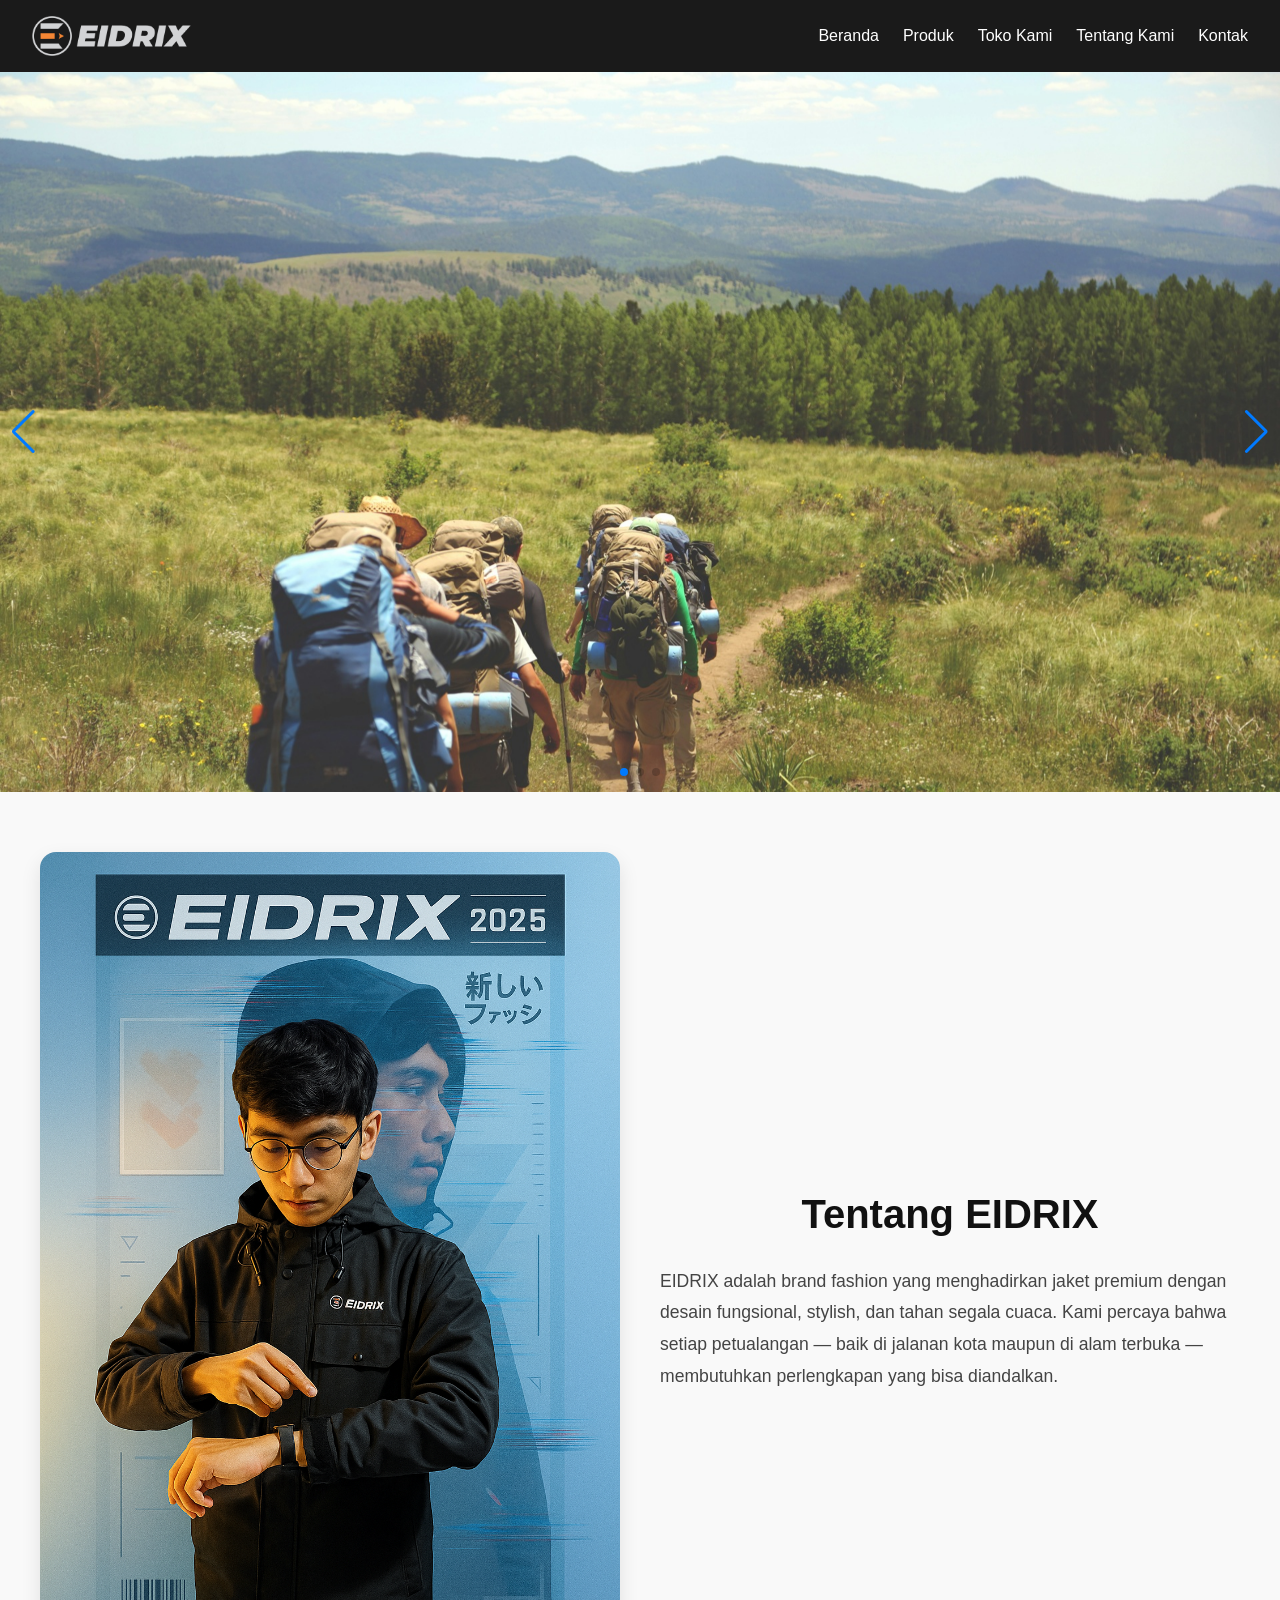
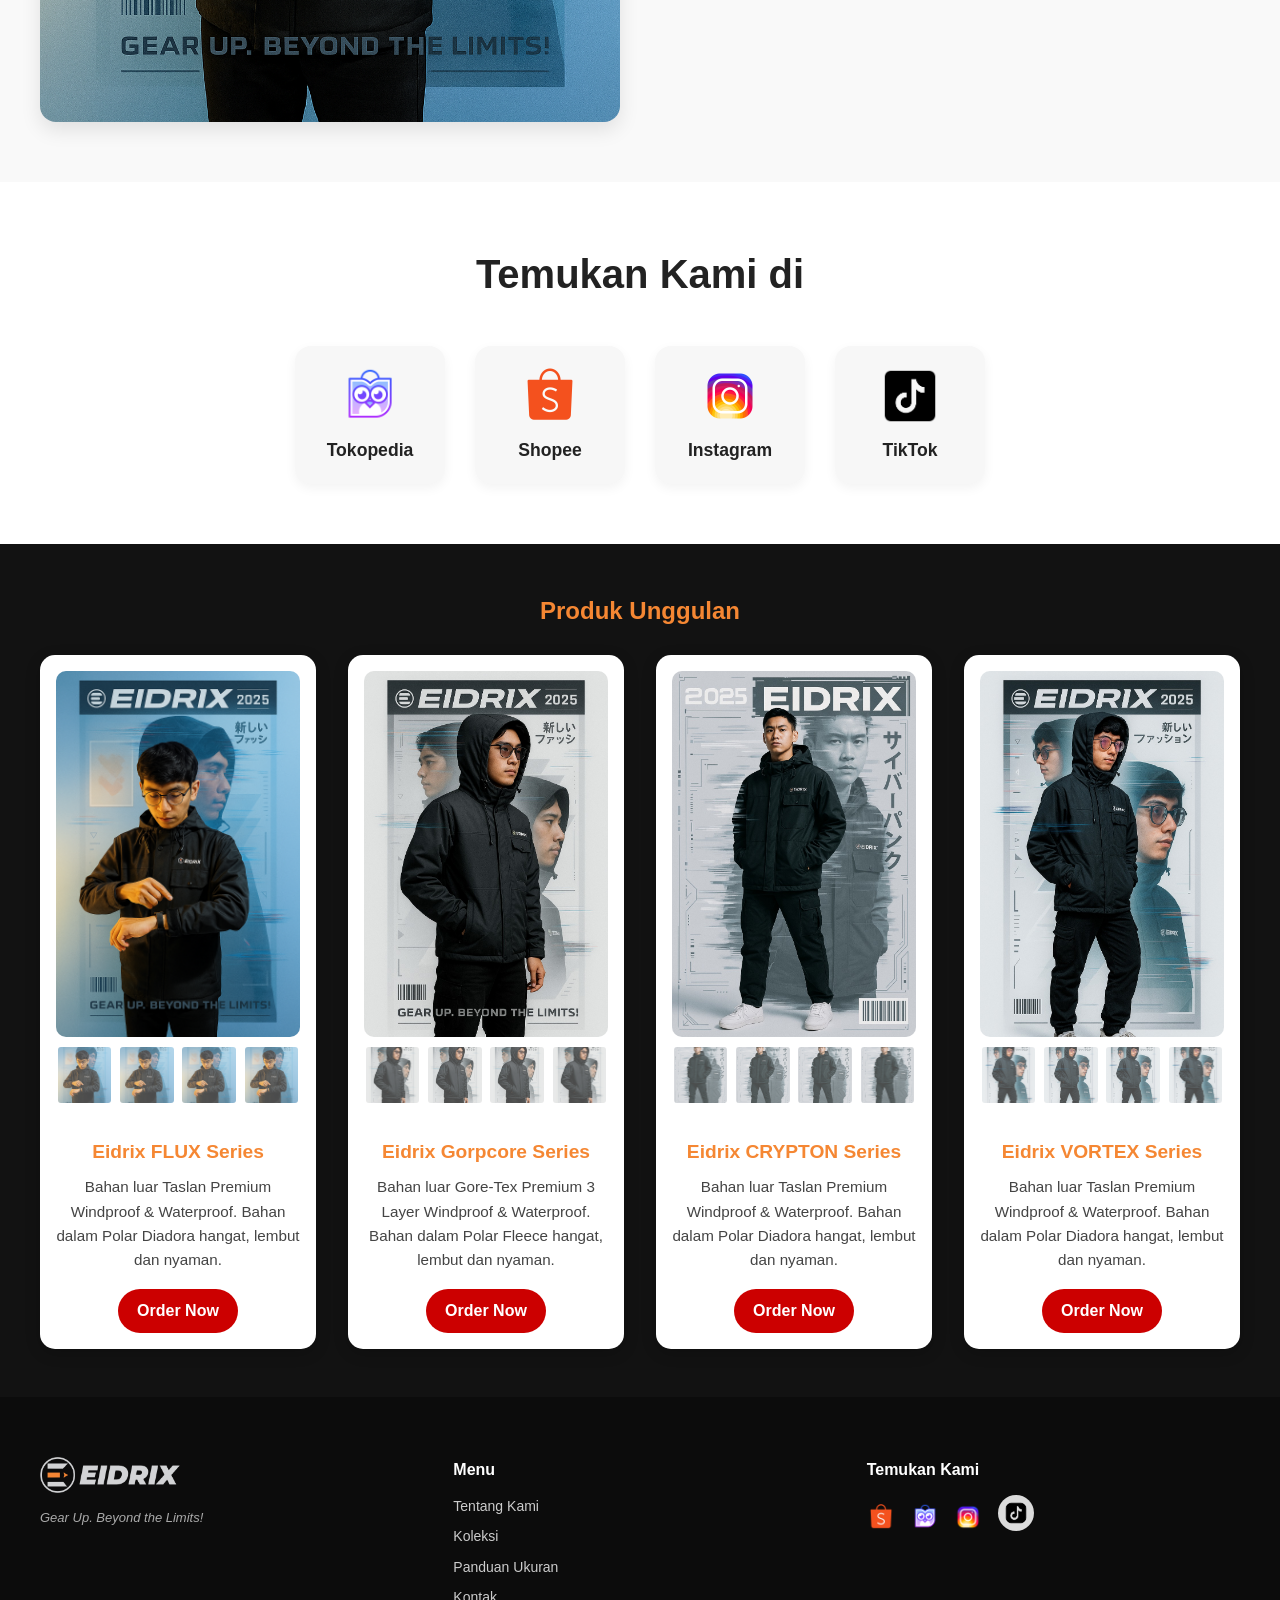
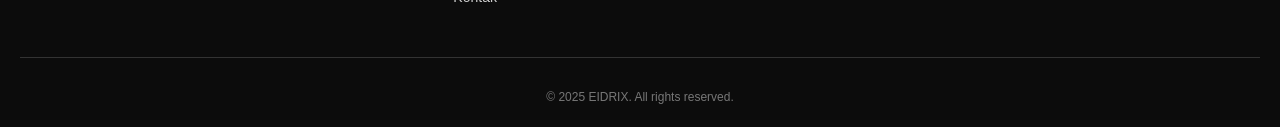
<file: index.html>
<!DOCTYPE html>
<html lang="id">
  <head>
    <meta charset="UTF-8" />
    <meta name="viewport" content="width=device-width, initial-scale=1.0" />
    <meta http-equiv="X-UA-Compatible" content="IE=edge" />
    <meta
      name="description"
      content="Jaket EIDRIX - Gear Up. Beyond the Limits! Jaket outdoor premium berbahan Taslan dan Polar, cocok untuk riding, aktivitas luar ruangan, dan gaya kasual sehari-hari."
    />
    <meta
      name="keywords"
      content="Jaket EIDRIX, Jaket Outdoor, Jaket Riding, Jaket Waterproof, Jaket Windproof, Jaket Pria, Jaket Wanita"
    />
    <meta name="author" content="EIDRIX" />

    <!-- Fav Icons -->
    <link rel="icon" type="image/x-icon" href="images/favicons.png" />

    <title>EIDRIX | Gear Up. Beyond the Limits!</title>

    <!-- Link ke file CSS eksternal -->
    <link rel="stylesheet" href="style.css" />

    <!-- Link ke library untuk efek (misalnya SwiperJS untuk carousel) -->
    <link
      rel="stylesheet"
      href="https://cdn.jsdelivr.net/npm/swiper@10/swiper-bundle.min.css"
    />
  </head>
  <body>
    <!-- Header / Navigasi utama -->
    <header>
      <nav class="navbar">
        <div class="logo">
          <img src="images/logo.png" alt="Logo EIDRIX" />
        </div>
        <button class="hamburger" id="hamburger-btn" aria-label="Toggle menu">
          ☰
        </button>
        <ul class="nav-links">
          <li><a href="#">Beranda</a></li>
          <li><a href="#produk">Produk</a></li>
          <li><a href="#toko">Toko Kami</a></li>
          <li><a href="#tentang">Tentang Kami</a></li>
          <li><a href="#kontak">Kontak</a></li>
        </ul>
      </nav>
    </header>

    <!-- Section Carousel Utama -->
    <section class="hero-carousel">
      <div class="swiper">
        <div class="swiper-wrapper">
          <!-- Ganti gambar sesuai produk -->
          <div class="swiper-slide">
            <img src="images/image1.jpg" alt="Jaket EIDRIX 1" />
          </div>
          <div class="swiper-slide">
            <img src="images/image2.jpg" alt="Jaket EIDRIX 2" />
          </div>
          <div class="swiper-slide">
            <img src="images/image3.jpg" alt="Jaket EIDRIX 3" />
          </div>
        </div>
        <div class="swiper-pagination"></div>
        <div class="swiper-button-prev"></div>
        <div class="swiper-button-next"></div>
      </div>
    </section>

    <!-- Section Tentang Brand -->
    <section id="tentang" class="about-brand">
      <div class="container">
        <div class="about-content">
          <div class="about-image">
            <img src="images/model1.jpg" alt="Model memakai jaket Eidrix" />
          </div>
          <div class="about-text">
            <h2>Tentang EIDRIX</h2>
            <p>
              EIDRIX adalah brand fashion yang menghadirkan jaket premium dengan
              desain fungsional, stylish, dan tahan segala cuaca. Kami percaya
              bahwa setiap petualangan — baik di jalanan kota maupun di alam
              terbuka — membutuhkan perlengkapan yang bisa diandalkan.
            </p>
          </div>
        </div>
      </div>
    </section>

    <!-- Section Link E-Commerce & Sosial Media -->
    <section id="link" class="link-section">
      <div class="container">
        <h2>Temukan Kami di</h2>
        <div class="link-grid">
          <a
            href="https://www.tokopedia.com/eidrix-official"
            target="_blank"
            class="link-card tokopedia"
          >
            <img src="images/tokopedia-icon.png" alt="Tokopedia" />
            <span>Tokopedia</span>
          </a>
          <a
            href="https://shopee.co.id/eidrix.id"
            target="_blank"
            class="link-card shopee"
          >
            <img src="images/shopee-icon.png" alt="Shopee" />
            <span>Shopee</span>
          </a>
          <a
            href="https://instagram.com/eidrixofficial"
            target="_blank"
            class="link-card instagram"
          >
            <img src="images/instagram-icon.png" alt="Instagram" />
            <span>Instagram</span>
          </a>
          <a
            href="https://tiktok.com/@eidrix.id"
            target="_blank"
            class="link-card tiktok"
          >
            <img src="images/tiktok-icon.png" alt="TikTok" />
            <span>TikTok</span>
          </a>
        </div>
      </div>
    </section>

    <!-- Section Produk Unggulan -->
    <section id="produk" class="featured-products">
      <h2>Produk Unggulan</h2>
      <div class="product-grid">
        <!-- Kartu produk -->
        <article class="product-card">
          <span class="badge">HOT</span>
          <div class="product-images">
            <img
              class="main-image"
              src="images/model1.jpg"
              alt="Gambar utama produk"
            />
            <div class="thumbnails">
              <img src="images/model1.jpg" alt="thumb 1" />
              <img src="images/model1.jpg" alt="thumb 2" />
              <img src="images/model1.jpg" alt="thumb 3" />
              <img src="images/model1.jpg" alt="thumb 4" />
            </div>
          </div>
          <h3>Eidrix FLUX Series</h3>
          <p>
            Bahan luar Taslan Premium Windproof & Waterproof. Bahan dalam Polar
            Diadora hangat, lembut dan nyaman.
          </p>
          <a href="#" class="btn order-btn">Order Now</a>
        </article>
        <article class="product-card">
          <span class="badge">HOT</span>
          <div class="product-images">
            <img
              class="main-image"
              src="images/model2.jpg"
              alt="Gambar utama produk"
            />
            <div class="thumbnails">
              <img src="images/model2.jpg" alt="thumb 1" />
              <img src="images/model2.jpg" alt="thumb 2" />
              <img src="images/model2.jpg" alt="thumb 3" />
              <img src="images/model2.jpg" alt="thumb 4" />
            </div>
          </div>
          <h3>Eidrix Gorpcore Series</h3>
          <p>
            Bahan luar Gore-Tex Premium 3 Layer Windproof & Waterproof. Bahan
            dalam Polar Fleece hangat, lembut dan nyaman.
          </p>
          <a href="#" class="btn order-btn">Order Now</a>
        </article>
        <article class="product-card">
          <span class="badge">HOT</span>
          <div class="product-images">
            <img
              class="main-image"
              src="images/model3.jpg"
              alt="Gambar utama produk"
            />
            <div class="thumbnails">
              <img src="images/model3.jpg" alt="thumb 1" />
              <img src="images/model3.jpg" alt="thumb 2" />
              <img src="images/model3.jpg" alt="thumb 3" />
              <img src="images/model3.jpg" alt="thumb 4" />
            </div>
          </div>
          <h3>Eidrix CRYPTON Series</h3>
          <p>
            Bahan luar Taslan Premium Windproof & Waterproof. Bahan dalam Polar
            Diadora hangat, lembut dan nyaman.
          </p>
          <a href="#" class="btn order-btn">Order Now</a>
        </article>
        <article class="product-card">
          <span class="badge">HOT</span>
          <div class="product-images">
            <img
              class="main-image"
              src="images/model4.jpg"
              alt="Gambar utama produk"
            />
            <div class="thumbnails">
              <img src="images/model4.jpg" alt="thumb 1" />
              <img src="images/model4.jpg" alt="thumb 2" />
              <img src="images/model4.jpg" alt="thumb 3" />
              <img src="images/model4.jpg" alt="thumb 4" />
            </div>
          </div>
          <h3>Eidrix VORTEX Series</h3>
          <p>
            Bahan luar Taslan Premium Windproof & Waterproof. Bahan dalam Polar
            Diadora hangat, lembut dan nyaman.
          </p>
          <a href="#" class="btn order-btn">Order Now</a>
        </article>
        <!-- Tambahkan produk berikutnya dengan struktur serupa -->
      </div>
    </section>

    <!-- Section Kontak atau Footer -->
    <footer class="footer">
      <div class="footer-wrapper">
        <div class="footer-brand">
          <img src="images/logo.png" alt="EIDRIX Logo" class="footer-logo" />
          <p class="footer-tagline">Gear Up. Beyond the Limits!</p>
        </div>

        <div class="footer-nav">
          <h4>Menu</h4>
          <ul>
            <li><a href="#">Tentang Kami</a></li>
            <li><a href="#">Koleksi</a></li>
            <li><a href="#">Panduan Ukuran</a></li>
            <li><a href="#">Kontak</a></li>
          </ul>
        </div>

        <div class="footer-connect">
          <h4>Temukan Kami</h4>
          <div class="social-icons">
            <a
              href="https://shopee.co.id/eidrix"
              class="shopee"
              target="_blank"
              title="Shopee"
            >
              <img src="images/shopee-icon.png" alt="Shopee" />
            </a>
            <a
              href="https://tokopedia.com/eidrix-official"
              class="tokopedia"
              target="_blank"
              title="Tokopedia"
            >
              <img src="images/tokopedia-icon.png" alt="Tokopedia" />
            </a>
            <a
              href="https://www.instagram.com/eidrixofficial/"
              class="instagram"
              target="_blank"
              title="Instagram"
            >
              <img src="images/instagram-icon.png" alt="Instagram" />
            </a>
            <a href="https://www.tiktok.com/@eidrix" target="_blank">
              <img
                src="images/tiktok-icon.png"
                alt="TikTok"
                class="tiktok-icon"
              />
            </a>
          </div>
        </div>
      </div>
      <div class="footer-bottom">
        <p>&copy; 2025 EIDRIX. All rights reserved.</p>
      </div>
    </footer>

    <!-- Link JS eksternal -->
    <script src="https://cdn.jsdelivr.net/npm/swiper@10/swiper-bundle.min.js"></script>
    <script src="script.js"></script>
  </body>
</html>
</file>
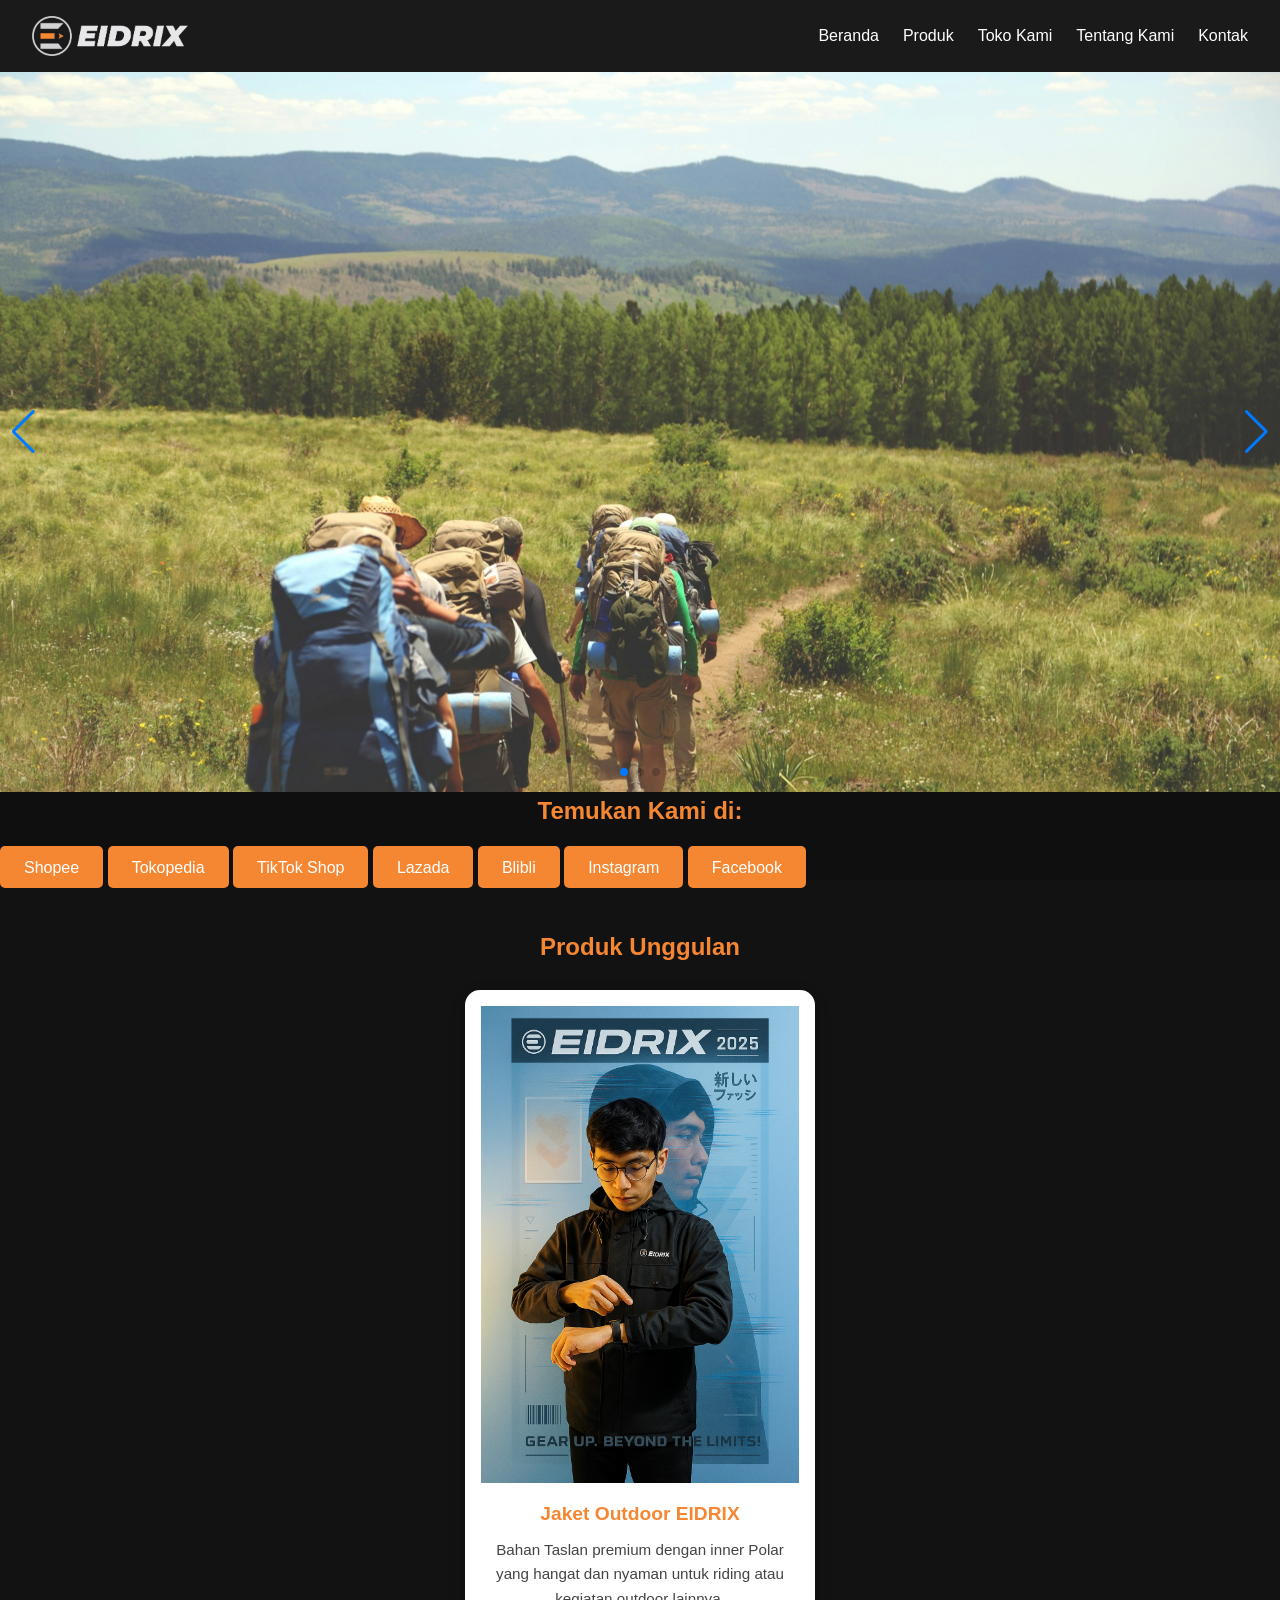
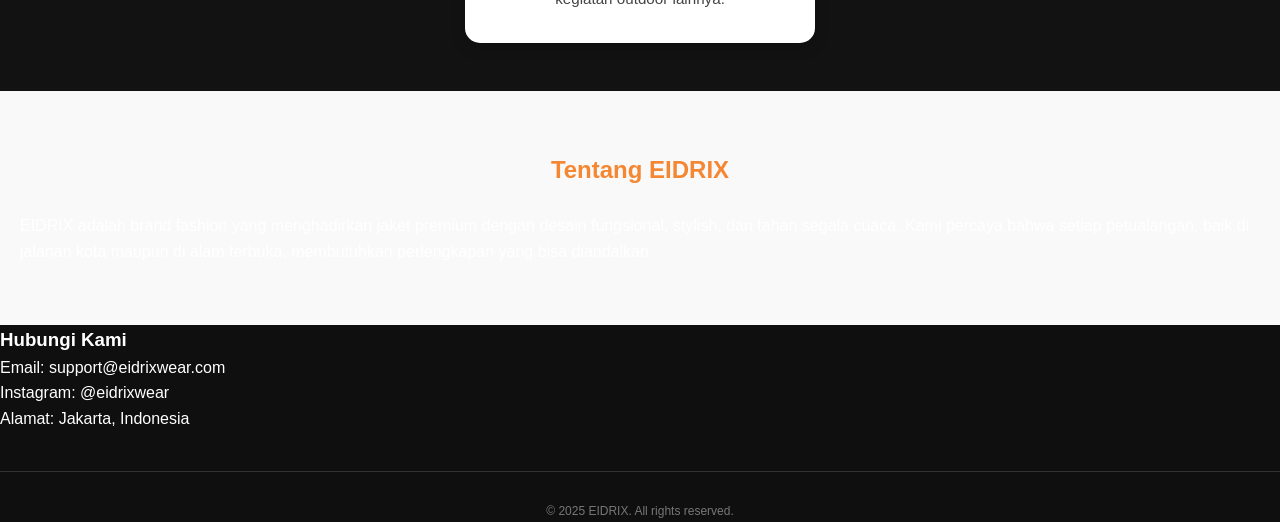
<file: eidrix_landing_page.html>
<!DOCTYPE html>
<html lang="id">
  <head>
    <meta charset="UTF-8" />
    <meta name="viewport" content="width=device-width, initial-scale=1.0" />
    <meta http-equiv="X-UA-Compatible" content="IE=edge" />
    <meta
      name="description"
      content="Jaket EIDRIX - Gear Up. Beyond the Limits! Jaket outdoor premium berbahan Taslan dan Polar, cocok untuk riding, aktivitas luar ruangan, dan gaya kasual sehari-hari."
    />
    <meta
      name="keywords"
      content="Jaket EIDRIX, Jaket Outdoor, Jaket Riding, Jaket Waterproof, Jaket Windproof, Jaket Pria, Jaket Wanita"
    />
    <meta name="author" content="EIDRIX" />

    <title>EIDRIX | Gear Up. Beyond the Limits!</title>

    <!-- Link ke file CSS eksternal -->
    <link rel="stylesheet" href="style.css" />

    <!-- Link ke library untuk efek (misalnya SwiperJS untuk carousel) -->
    <link
      rel="stylesheet"
      href="https://cdn.jsdelivr.net/npm/swiper@10/swiper-bundle.min.css"
    />
  </head>
  <body>
    <!-- Header / Navigasi utama -->
    <header>
      <nav class="navbar">
        <div class="logo">
          <img src="images/Logo.webp" alt="Logo EIDRIX" />
        </div>
        <button class="hamburger" id="hamburger-btn" aria-label="Toggle menu">
          ☰
        </button>
        <ul class="nav-links">
          <li><a href="#">Beranda</a></li>
          <li><a href="#produk">Produk</a></li>
          <li><a href="#toko">Toko Kami</a></li>
          <li><a href="#tentang">Tentang Kami</a></li>
          <li><a href="#kontak">Kontak</a></li>
        </ul>
      </nav>
    </header>

    <!-- Section Carousel Utama -->
    <section class="hero-carousel">
      <div class="swiper">
        <div class="swiper-wrapper">
          <!-- Ganti gambar sesuai produk -->
          <div class="swiper-slide">
            <img src="images/image1.jpg" alt="Jaket EIDRIX 1" />
          </div>
          <div class="swiper-slide">
            <img src="images/image2.jpg" alt="Jaket EIDRIX 2" />
          </div>
          <div class="swiper-slide">
            <img src="images/image3.jpg" alt="Jaket EIDRIX 3" />
          </div>
        </div>
        <div class="swiper-pagination"></div>
        <div class="swiper-button-prev"></div>
        <div class="swiper-button-next"></div>
      </div>
    </section>

    <!-- Section Link E-commerce & Sosial Media -->
    <section id="toko" class="ecommerce-links">
      <h2>Temukan Kami di:</h2>
      <div class="platform-links">
        <a href="#" class="btn shopee">Shopee</a>
        <a href="#" class="btn tokopedia">Tokopedia</a>
        <a href="#" class="btn tiktok">TikTok Shop</a>
        <a href="#" class="btn lazada">Lazada</a>
        <a href="#" class="btn blibli">Blibli</a>
        <a href="#" class="btn instagram">Instagram</a>
        <a href="#" class="btn facebook">Facebook</a>
      </div>
    </section>

    <!-- Section Produk Unggulan -->
    <section id="produk" class="featured-products">
      <h2>Produk Unggulan</h2>
      <div class="product-grid">
        <!-- Kartu produk dummy -->
        <article class="product-card">
          <img src="images/model1.jpg" alt="Jaket Outdoor EIDRIX" />
          <h3>Jaket Outdoor EIDRIX</h3>
          <p>
            Bahan Taslan premium dengan inner Polar yang hangat dan nyaman untuk
            riding atau kegiatan outdoor lainnya.
          </p>
        </article>
        <!-- Tambahkan produk lainnya jika diperlukan -->
      </div>
    </section>

    <!-- Section Tentang Brand -->
    <section id="tentang" class="about-brand">
      <h2>Tentang EIDRIX</h2>
      <p>
        EIDRIX adalah brand fashion yang menghadirkan jaket premium dengan
        desain fungsional, stylish, dan tahan segala cuaca. Kami percaya bahwa
        setiap petualangan, baik di jalanan kota maupun di alam terbuka,
        membutuhkan perlengkapan yang bisa diandalkan.
      </p>
    </section>

    <!-- Section Kontak atau Footer -->
    <footer id="kontak">
      <div class="footer-content">
        <h3>Hubungi Kami</h3>
        <p>Email: support@eidrixwear.com</p>
        <p>Instagram: @eidrixwear</p>
        <p>Alamat: Jakarta, Indonesia</p>
      </div>
      <div class="footer-bottom">
        <p>&copy; 2025 EIDRIX. All rights reserved.</p>
      </div>
    </footer>

    <!-- Link JS eksternal -->
    <script src="https://cdn.jsdelivr.net/npm/swiper@10/swiper-bundle.min.js"></script>
    <script src="script.js"></script>
  </body>
</html>
</file>
<file: style.css>
/* ========== Global Reset & Font ========== */
* {
  margin: 0;
  padding: 0;
  box-sizing: border-box;
}

body {
  font-family: "Segoe UI", Tahoma, Geneva, Verdana, sans-serif;
  line-height: 1.6;
  color: #fff;
  background-color: #0f0f0f;
}

img {
  max-width: 100%;
  display: block;
}

h2 {
  text-align: center;
  margin-bottom: 1.5rem;
  color: #f58733;
}

/* ========== Navbar ========== */
.navbar {
  display: flex;
  justify-content: space-between;
  align-items: center;
  padding: 1rem 2rem;
  background-color: #1a1a1a;
  position: sticky;
  top: 0;
  z-index: 1000;
}

.navbar .logo img {
  height: 40px;
}

.nav-links {
  list-style: none;
  display: flex;
  gap: 1.5rem;
}

.nav-links a {
  text-decoration: none;
  color: #fff;
  font-weight: 500;
  transition: color 0.3s;
}

.nav-links a:hover {
  color: #f58733;
}

/* ======== HAMBURGER MENU STYLE ======== */
.hamburger {
  display: none;
  font-size: 2rem;
  background: none;
  border: none;
  color: white;
  cursor: pointer;
  z-index: 1001;
}

/* ========== Hero Carousel ========== */
.hero-carousel {
  width: 100%;
  height: 80vh;
  overflow: hidden;
}

.swiper {
  height: 100%;
}

.swiper-slide img {
  width: 100%;
  height: 100%;
  object-fit: cover;
}

/* === PLATFORM COLOR HOVER === */
.link-card.tokopedia:hover {
  background-color: #e0f8e0;
  box-shadow: 0 8px 24px rgba(0, 194, 92, 0.3);
}

.link-card.shopee:hover {
  background-color: #ffece5;
  box-shadow: 0 8px 24px rgba(255, 87, 34, 0.3);
}

.link-card.instagram:hover {
  background: linear-gradient(
    135deg,
    #feda75,
    #fa7e1e,
    #d62976,
    #962fbf,
    #4f5bd5
  );
  color: white;
}

.link-card.tiktok:hover {
  background-color: #e8f6ff;
  box-shadow: 0 8px 24px rgba(0, 242, 234, 0.3);
}

/* ========== E-Commerce Links ========== */
.link-section {
  padding: 60px 20px;
  background-color: #fff;
  text-align: center;
}

.link-section h2 {
  font-size: 2.5rem;
  margin-bottom: 40px;
  color: #222;
}

.link-grid {
  display: flex;
  flex-wrap: wrap;
  justify-content: center;
  gap: 30px;
}

.link-card {
  display: flex;
  flex-direction: column;
  align-items: center;
  width: 150px;
  padding: 20px;
  background: #f7f7f7;
  border-radius: 16px;
  text-decoration: none;
  color: #222;
  transition: all 0.3s ease;
  box-shadow: 0 4px 12px rgba(0, 0, 0, 0.05);
}

.link-card img {
  width: 60px;
  height: 60px;
  object-fit: contain;
  margin-bottom: 10px;
  transition: transform 0.3s ease;
}

.link-card span {
  font-weight: 600;
  font-size: 1.1rem;
}

.link-card:hover {
  background-color: #e6f0ff;
  transform: translateY(-8px);
  box-shadow: 0 8px 24px rgba(0, 123, 255, 0.2);
}

.link-card:hover img {
  transform: scale(1.1);
}

.btn {
  padding: 0.8rem 1.5rem;
  background: #f58733;
  color: #fff;
  border: none;
  border-radius: 5px;
  text-decoration: none;
  transition: background 0.3s;
}

.btn:hover {
  background: #e33b1f;
}

/* ========== Produk Unggulan ========== */
.featured-products {
  padding: 3rem 2rem;
  background-color: #121212;
}

.product-grid {
  display: grid;
  grid-template-columns: repeat(auto-fit, minmax(250px, 1fr));
  gap: 2rem;
  max-width: 1200px;
  margin: 0 auto;
}

.product-card {
  display: flex;
  flex-direction: column;
  align-items: center;
  background-color: #fff;
  color: #222;
  border-radius: 15px;
  padding: 1rem;
  box-shadow: 0 4px 15px rgba(0, 0, 0, 0.2);
  max-width: 350px;
  margin: auto;
}

.badge {
  position: absolute;
  top: 10px;
  left: 10px;
  background: red;
  color: white;
  font-size: 12px;
  padding: 4px 8px;
  border-radius: 20px;
  font-weight: bold;
  z-index: 1;
}

.product-card .product-images {
  display: flex;
  flex-direction: column;
  gap: 0.5rem;
  margin-bottom: 1rem;
}

.product-card .main-image {
  width: 100%;
  border-radius: 10px;
}

.product-card .thumbnails {
  display: grid;
  grid-template-columns: repeat(4, 1fr);
  gap: 0.3rem;
}

.product-card .thumbnails img {
  width: 100%;
  height: 60px;
  object-fit: cover;
  border-radius: 5px;
}

.product-card h3 {
  margin-top: 0.5rem;
  font-size: 1.2rem;
  font-weight: 600;
  color: #111;
  text-align: center;
}

.product-card .rating {
  color: #fbb034;
  font-size: 1.2rem;
  margin: 0.3rem 0;
}

.product-card p {
  font-size: 0.95rem;
  text-align: center;
  margin-bottom: 1rem;
  color: #444;
}

.product-card .order-btn {
  background-color: #cc0000;
  color: #fff;
  font-weight: bold;
  padding: 0.6rem 1.2rem;
  border-radius: 25px;
  text-decoration: none;
  transition: background 0.3s ease;
}

.product-card .order-btn:hover {
  background-color: #a60000;
}

.product-card:hover {
  transform: translateY(-5px);
}

.product-card h3 {
  margin: 1rem 0 0.5rem;
  color: #f58733;
}

/* ========== Tentang Brand ========== */
.about-brand {
  background-color: #f9f9f9;
  padding: 60px 20px;
}

.about-brand .container {
  max-width: 1200px;
  margin: auto;
}

.about-content {
  display: flex;
  flex-direction: row;
  align-items: center;
  gap: 40px;
  flex-wrap: wrap;
}

.about-image {
  flex: 1;
  min-width: 300px;
}

.about-image img {
  width: 100%;
  border-radius: 16px;
  box-shadow: 0 8px 20px rgba(0, 0, 0, 0.1);
  transition: transform 0.5s ease;
}

.about-image img:hover {
  transform: scale(1.03);
}

.about-text {
  flex: 1;
  min-width: 300px;
}

.about-text h2 {
  font-size: 2.5rem;
  margin-bottom: 20px;
  color: #111;
}

.about-text p {
  font-size: 1.1rem;
  line-height: 1.8;
  color: #444;
}

/* ========== Footer ========== */
/* === NEW FOOTER STYLE === */
.footer {
  background: #0c0c0c;
  color: #e5e5e5;
  padding: 60px 20px 20px;
  font-size: 14px;
  font-family: "Poppins", sans-serif;
}

.footer-wrapper {
  display: grid;
  grid-template-columns: repeat(auto-fit, minmax(220px, 1fr));
  gap: 40px;
  max-width: 1200px;
  margin: 0 auto;
}

.footer-logo {
  width: 140px;
  margin-bottom: 15px;
}

.footer-tagline {
  font-style: italic;
  font-weight: 300;
  font-size: 13px;
  color: #aaa;
}

.footer-nav h4,
.footer-connect h4 {
  font-size: 16px;
  margin-bottom: 12px;
  color: #fff;
}

.footer-nav ul {
  list-style: none;
  padding: 0;
}

.footer-nav ul li {
  margin-bottom: 8px;
}

.footer-nav ul li a {
  color: #ccc;
  text-decoration: none;
  transition: all 0.3s ease;
}

.footer-nav ul li a:hover {
  color: #fff;
  text-decoration: underline;
}

.social-icons a {
  display: inline-block;
  margin-right: 14px;
  transition: transform 0.3s ease;
}

.social-icons a img {
  width: 28px;
  height: 28px;
  transition: all 0.3s ease;
}

.social-icons a:hover img {
  transform: scale(1.2);
  filter: none;
}

/* Platform-specific colors on hover */
.shopee:hover img {
  filter: drop-shadow(0 0 5px #ff5722);
}
.tokopedia:hover img {
  filter: drop-shadow(0 0 5px #03ac0e);
}
.instagram:hover img {
  filter: drop-shadow(0 0 5px #e1306c);
}
.tiktok:hover img {
  filter: drop-shadow(0 0 5px #69c9d0);
}

.footer-bottom {
  text-align: center;
  padding-top: 30px;
  font-size: 12px;
  color: #777;
  border-top: 1px solid #333;
  margin-top: 40px;
}

.footer .social-icons a {
  font-size: 1.8rem; /* Perbesar ukuran ikon */
  transition: transform 0.3s ease;
  display: inline-flex;
  align-items: center;
  justify-content: center;
  margin-right: 12px;
  color: inherit; /* Ikuti warna teks utama */
}

.footer .social-icons a:hover {
  transform: scale(1.2); /* Efek zoom saat hover */
}

.footer .social-icons img.tiktok-icon {
  background-color: rgba(
    255,
    255,
    255,
    0.85
  ); /* latar belakang semi transparan */
  padding: 6px;
  border-radius: 50%;
  width: 36px;
  height: 36px;
  transition: transform 0.3s ease;
}

.footer .social-icons img.tiktok-icon:hover {
  transform: scale(1.15); /* efek zoom saat hover */
}

/* Responsive tweak */
@media (max-width: 600px) {
  .footer-wrapper {
    grid-template-columns: 1fr;
    text-align: center;
  }

  .social-icons {
    justify-content: center;
  }
}

/* ========== Responsiveness ========== */
@media (max-width: 800px) {
  .nav-links {
    flex-direction: column;
    gap: 1rem;
  }

  .nav-links {
    position: absolute;
    top: 70px;
    right: 0;
    background-color: #111;
    flex-direction: column;
    width: 100%;
    max-height: 0;
    overflow: hidden;
    transition: max-height 0.4s ease-in-out;
  }

  .nav-links.open {
    max-height: 300px; /* Sesuaikan jika ada lebih banyak menu */
  }

  .hamburger {
    display: block;
  }

  .navbar {
    position: relative;
    flex-wrap: wrap;
    justify-content: space-between;
  }

  .nav-links li {
    text-align: center;
    padding: 10px 0;
  }

  .hero-carousel {
    height: 60vh;
  }

  .btn {
    width: 100%;
    text-align: center;
  }

  .product-grid {
    grid-template-columns: 1fr !important;
  }

  .product-card {
    max-width: 100%;
  }
}

/* Highlight thumbnail yang aktif */
.product-card .thumbnails img.active {
  border: 2px solid white;
  border-radius: 4px;
  opacity: 1;
}

/* Gaya default thumbnail */
.product-card .thumbnails img {
  border: 2px solid transparent;
  cursor: pointer;
  opacity: 0.7;
  transition: border 0.3s, opacity 0.3s;
}

/* Efek fade pada gambar utama */
.product-card .main-image {
  transition: opacity 0.5s ease-in-out;
  opacity: 1;
}

.product-card .main-image.fade-out {
  opacity: 0;
}
</file>
